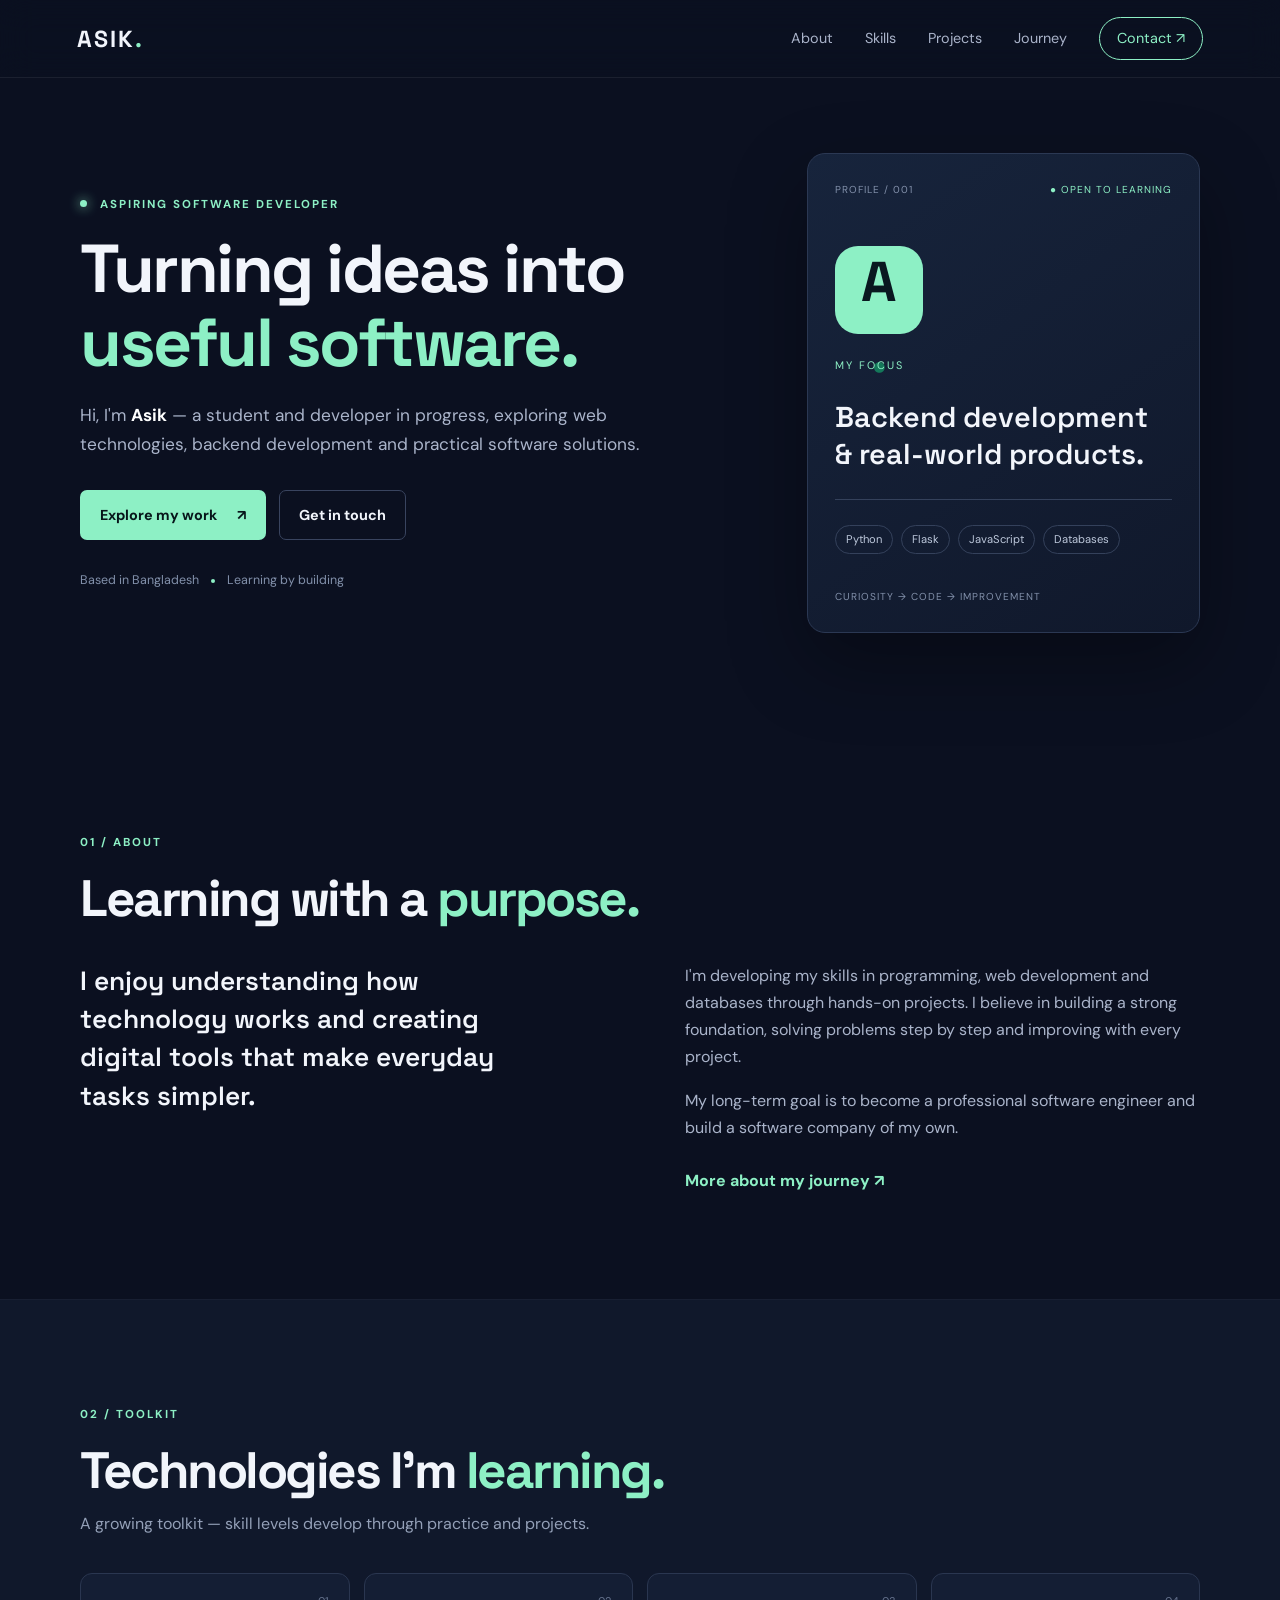
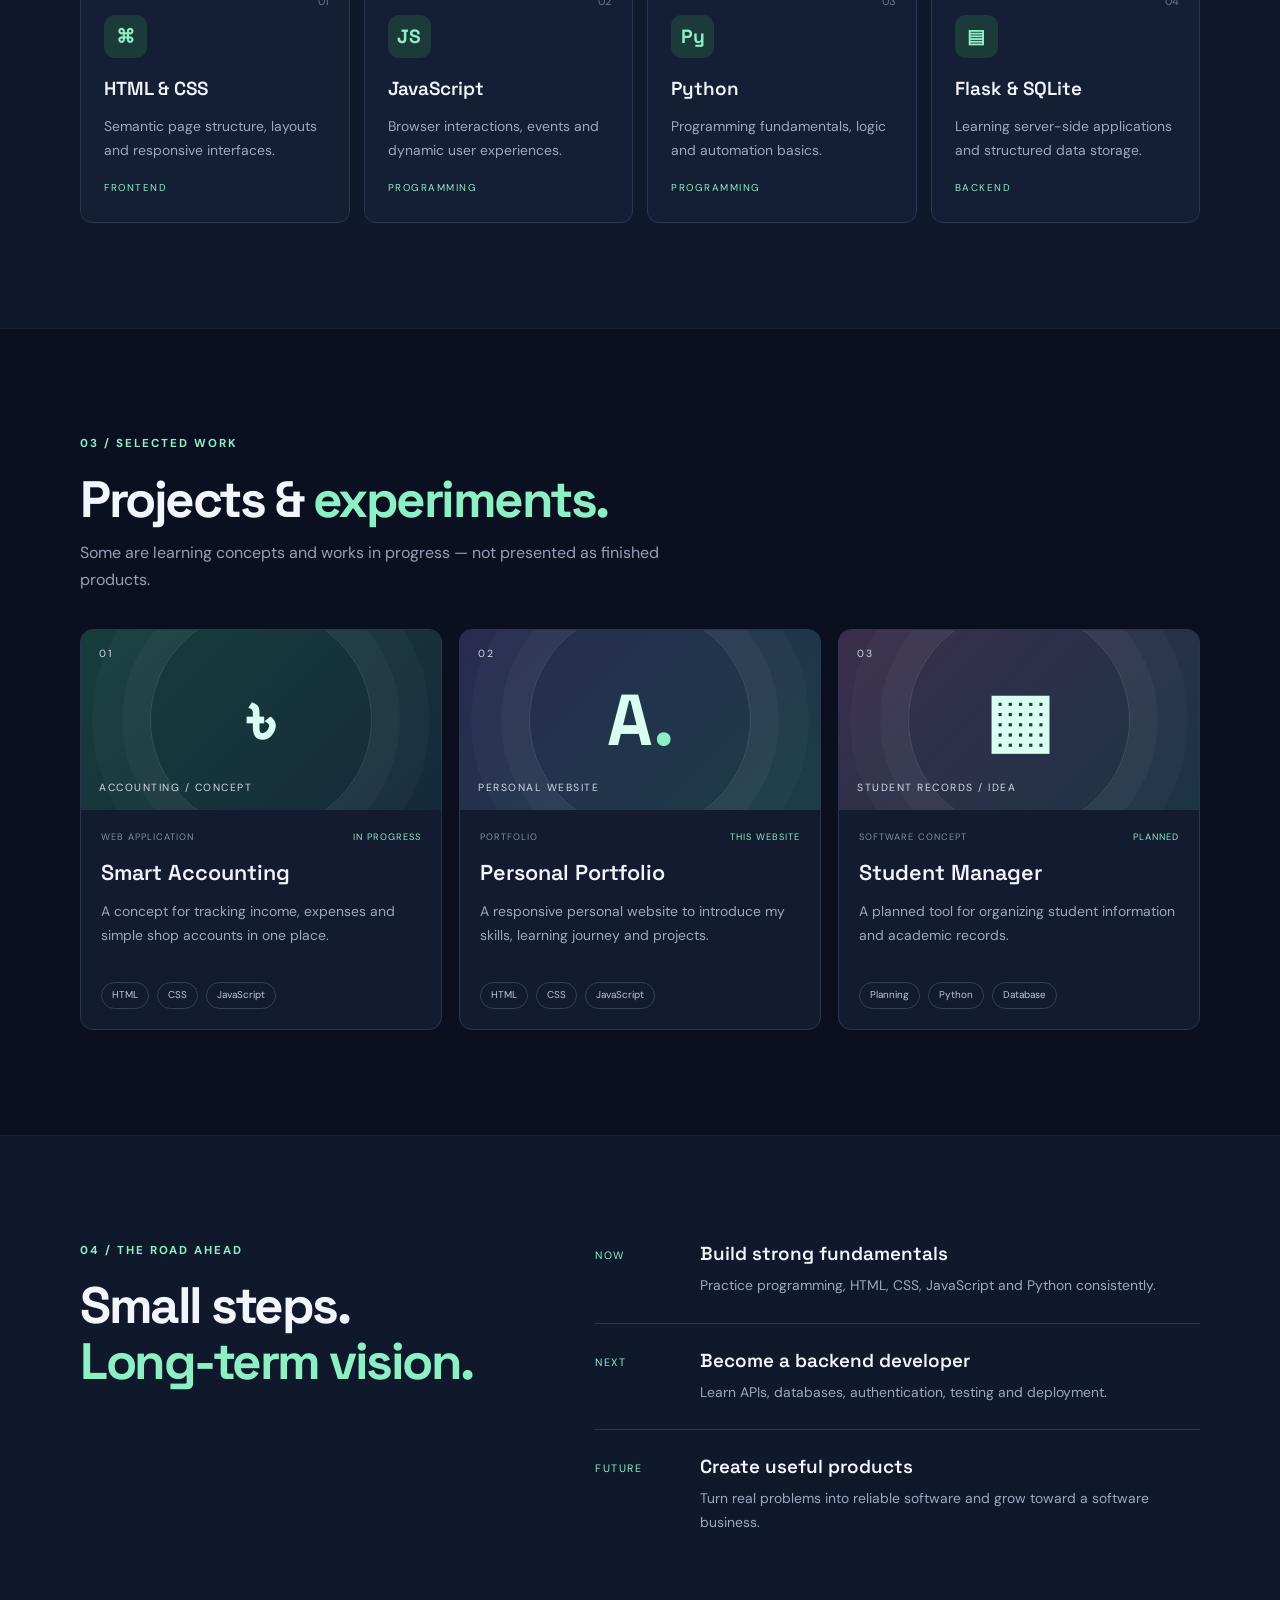
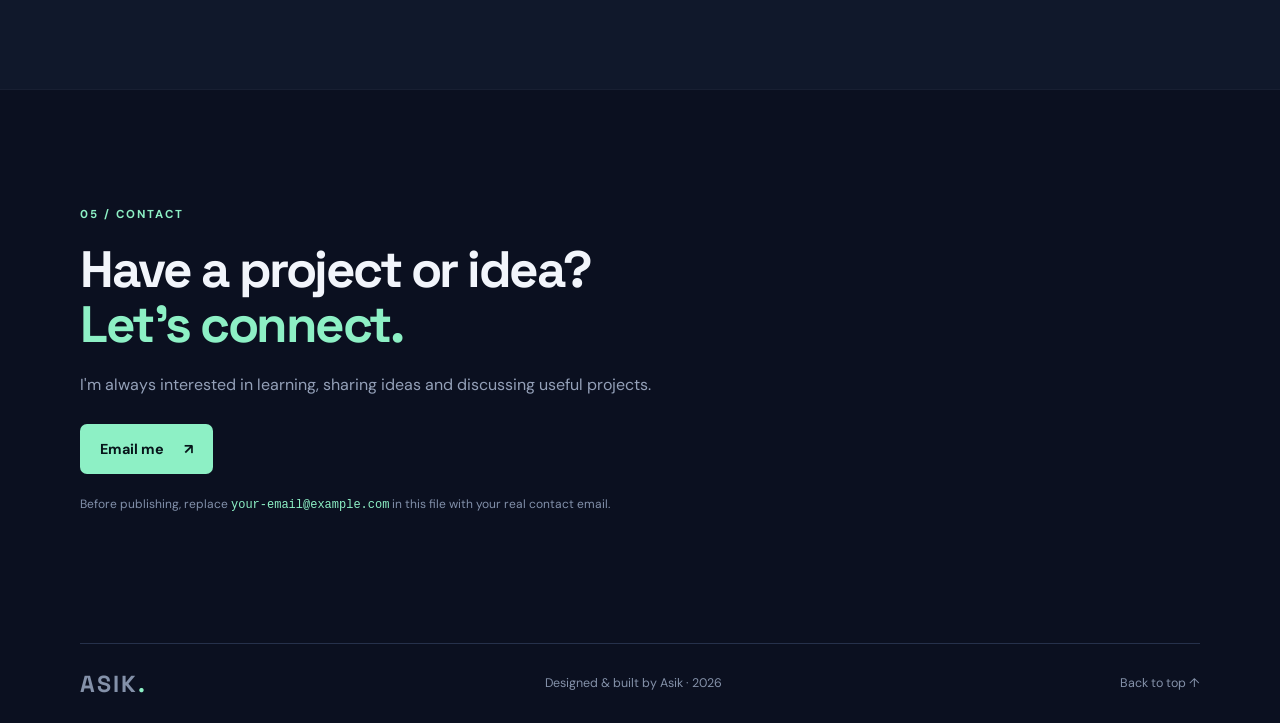
<file: index.html>
<!doctype html>
<html lang="en">
<head>
  <meta charset="utf-8"><meta name="viewport" content="width=device-width, initial-scale=1">
  <meta name="theme-color" content="#0b1020">
  <meta name="description" content="Asik — aspiring software developer building practical digital products.">
  <title>Asik | Software Developer</title>
  <link rel="preconnect" href="https://fonts.googleapis.com"><link rel="preconnect" href="https://fonts.gstatic.com" crossorigin>
  <link href="https://fonts.googleapis.com/css2?family=DM+Sans:wght@400;500;600;700&family=Space+Grotesk:wght@400;500;600;700&display=swap" rel="stylesheet">
  <link rel="stylesheet" href="assets/css/style.css">
</head>
<body>
<header class="site-header"><a class="brand" href="#home">ASIK<span>.</span></a>
<button class="menu-toggle" aria-label="Open navigation" aria-expanded="false">☰</button>
<nav class="nav"><a href="#about">About</a><a href="#skills">Skills</a><a href="#projects">Projects</a><a href="#journey">Journey</a><a class="nav-contact" href="#contact">Contact ↗</a></nav></header>
<main>
<section class="hero wrap" id="home">
 <div class="hero-copy"><p class="kicker"><span class="pulse"></span> ASPIRING SOFTWARE DEVELOPER</p>
 <h1>Turning ideas into<br><em>useful software.</em></h1>
 <p class="hero-text">Hi, I'm <strong>Asik</strong> — a student and developer in progress, exploring web technologies, backend development and practical software solutions.</p>
 <div class="actions"><a class="button primary" href="#projects">Explore my work <span>↗</span></a><a class="button ghost" href="#contact">Get in touch</a></div>
 <div class="quick-facts"><span>Based in Bangladesh</span><i></i><span>Learning by building</span></div></div>
 <aside class="hero-panel"><div class="panel-top"><span>PROFILE / 001</span><span class="live">● OPEN TO LEARNING</span></div><div class="monogram">A<span>.</span></div><p class="panel-label">MY FOCUS</p><h2>Backend development<br>& real-world products.</h2><div class="panel-rule"></div><div class="stack"><span>Python</span><span>Flask</span><span>JavaScript</span><span>Databases</span></div><div class="panel-bottom">CURIOSITY → CODE → IMPROVEMENT</div></aside>
</section>
<section class="section wrap" id="about"><div class="section-head"><p class="kicker">01 / ABOUT</p><h2>Learning with a <em>purpose.</em></h2></div><div class="about-grid"><p class="lead">I enjoy understanding how technology works and creating digital tools that make everyday tasks simpler.</p><div class="about-copy"><p>I'm developing my skills in programming, web development and databases through hands-on projects. I believe in building a strong foundation, solving problems step by step and improving with every project.</p><p>My long-term goal is to become a professional software engineer and build a software company of my own.</p><a class="text-link" href="#journey">More about my journey <span>↗</span></a></div></div></section>
<section class="section alt" id="skills"><div class="wrap"><div class="section-head"><p class="kicker">02 / TOOLKIT</p><h2>Technologies I'm <em>learning.</em></h2><p class="section-note">A growing toolkit — skill levels develop through practice and projects.</p></div><div class="skills-grid">
<article class="skill-card"><span class="number">01</span><div class="skill-icon">⌘</div><h3>HTML & CSS</h3><p>Semantic page structure, layouts and responsive interfaces.</p><span class="skill-type">FRONTEND</span></article>
<article class="skill-card"><span class="number">02</span><div class="skill-icon">JS</div><h3>JavaScript</h3><p>Browser interactions, events and dynamic user experiences.</p><span class="skill-type">PROGRAMMING</span></article>
<article class="skill-card"><span class="number">03</span><div class="skill-icon">Py</div><h3>Python</h3><p>Programming fundamentals, logic and automation basics.</p><span class="skill-type">PROGRAMMING</span></article>
<article class="skill-card"><span class="number">04</span><div class="skill-icon">▤</div><h3>Flask & SQLite</h3><p>Learning server-side applications and structured data storage.</p><span class="skill-type">BACKEND</span></article>
</div></div></section>
<section class="section wrap" id="projects"><div class="section-head"><p class="kicker">03 / SELECTED WORK</p><h2>Projects & <em>experiments.</em></h2><p class="section-note">Some are learning concepts and works in progress — not presented as finished products.</p></div><div class="projects-grid">
<article class="project-card"><div class="project-visual visual-one"><span>01</span><b>৳</b><small>ACCOUNTING / CONCEPT</small></div><div class="project-info"><div class="project-meta"><span>WEB APPLICATION</span><span>IN PROGRESS</span></div><h3>Smart Accounting</h3><p>A concept for tracking income, expenses and simple shop accounts in one place.</p><div class="chips"><span>HTML</span><span>CSS</span><span>JavaScript</span></div></div></article>
<article class="project-card"><div class="project-visual visual-two"><span>02</span><b>A<span>.</span></b><small>PERSONAL WEBSITE</small></div><div class="project-info"><div class="project-meta"><span>PORTFOLIO</span><span>THIS WEBSITE</span></div><h3>Personal Portfolio</h3><p>A responsive personal website to introduce my skills, learning journey and projects.</p><div class="chips"><span>HTML</span><span>CSS</span><span>JavaScript</span></div></div></article>
<article class="project-card"><div class="project-visual visual-three"><span>03</span><b>▦</b><small>STUDENT RECORDS / IDEA</small></div><div class="project-info"><div class="project-meta"><span>SOFTWARE CONCEPT</span><span>PLANNED</span></div><h3>Student Manager</h3><p>A planned tool for organizing student information and academic records.</p><div class="chips"><span>Planning</span><span>Python</span><span>Database</span></div></div></article>
</div></section>
<section class="section alt" id="journey"><div class="wrap journey-grid"><div><p class="kicker">04 / THE ROAD AHEAD</p><h2>Small steps.<br><em>Long-term vision.</em></h2></div><div class="journey-list"><div><span>NOW</span><section><h3>Build strong fundamentals</h3><p>Practice programming, HTML, CSS, JavaScript and Python consistently.</p></section></div><div><span>NEXT</span><section><h3>Become a backend developer</h3><p>Learn APIs, databases, authentication, testing and deployment.</p></section></div><div><span>FUTURE</span><section><h3>Create useful products</h3><p>Turn real problems into reliable software and grow toward a software business.</p></section></div></div></div></section>
<section class="section wrap contact" id="contact"><p class="kicker">05 / CONTACT</p><h2>Have a project or idea?<br><em>Let's connect.</em></h2><p class="section-note">I'm always interested in learning, sharing ideas and discussing useful projects.</p><a class="button primary" href="mailto:your-email@example.com?subject=Hello%20Asik">Email me <span>↗</span></a><p class="email-note">Before publishing, replace <code>your-email@example.com</code> in this file with your real contact email.</p></section>
</main><footer class="footer wrap"><a class="brand" href="#home">ASIK<span>.</span></a><p>Designed & built by Asik · <span id="year"></span></p><a href="#home">Back to top ↑</a></footer>
<script src="assets/js/main.js"></script></body></html>
</file>
<file: assets/css/style.css>
*{box-sizing:border-box}html{scroll-behavior:smooth;scroll-padding-top:90px}body{margin:0;background:#0b1020;color:#f2f5fb;font-family:"DM Sans",sans-serif;line-height:1.7}a{color:inherit;text-decoration:none}.wrap{width:min(1120px,88%);margin:auto}.site-header{height:78px;padding:0 6%;display:flex;align-items:center;justify-content:space-between;position:sticky;top:0;z-index:20;background:rgba(11,16,32,.88);backdrop-filter:blur(16px);border-bottom:1px solid #ffffff12}.brand{font:700 1.45rem "Space Grotesk";letter-spacing:2px}.brand span,.hero h1 em,.section h2 em,.journey-grid h2 em,.contact h2 em{color:#8df0c5;font-style:normal}.nav{display:flex;align-items:center;gap:32px;color:#aab4ca;font-size:.9rem}.nav a:hover,.footer a:hover{color:#8df0c5}.nav-contact{border:1px solid #8df0c5;border-radius:30px;padding:8px 17px;color:#8df0c5}.menu-toggle{display:none;background:none;border:0;color:white;font-size:1.5rem}.hero{min-height:650px;display:grid;grid-template-columns:1.3fr .8fr;gap:8%;align-items:center;padding-top:70px;padding-bottom:90px}.kicker{font-size:.72rem;font-weight:700;letter-spacing:2px;color:#8df0c5;margin:0 0 18px}.pulse{display:inline-block;width:7px;height:7px;border-radius:50%;background:#8df0c5;margin:0 8px 1px 0;box-shadow:0 0 12px #8df0c5}.hero h1,.section h2,.journey-grid h2,.contact h2{font:700 clamp(2.5rem,5.3vw,4.8rem)/1.08 "Space Grotesk";letter-spacing:-2.5px;margin:0 0 22px}.hero-text{max-width:590px;color:#aab4ca;font-size:1.08rem}.hero-text strong{color:#fff}.actions{display:flex;gap:13px;margin:30px 0}.button{display:inline-flex;align-items:center;gap:20px;padding:12px 19px;border-radius:7px;font-weight:700;font-size:.9rem;border:1px solid transparent;transition:.2s}.button:hover{transform:translateY(-2px)}.primary{background:#8df0c5;color:#07151a}.ghost{border-color:#39445f;color:#f2f5fb}.quick-facts{display:flex;align-items:center;gap:12px;color:#8290aa;font-size:.78rem}.quick-facts i{width:4px;height:4px;border-radius:50%;background:#8df0c5}.hero-panel{border:1px solid #2b3853;background:linear-gradient(145deg,#17243c,#10182b);border-radius:18px;padding:27px;box-shadow:0 30px 80px #0005}.panel-top,.panel-bottom,.project-meta{display:flex;justify-content:space-between;gap:10px;font-size:.63rem;letter-spacing:1px;color:#8290aa}.live{color:#8df0c5}.monogram{width:88px;height:88px;margin:48px 0 22px;background:#8df0c5;color:#091820;border-radius:23px;display:grid;place-items:center;font:700 3.5rem "Space Grotesk"}.monogram span{color:#14785a}.panel-label{font-size:.68rem;letter-spacing:2px;color:#8df0c5}.hero-panel h2{font:600 1.8rem/1.3 "Space Grotesk"}.panel-rule{height:1px;background:#34415b;margin:25px 0}.stack,.chips{display:flex;flex-wrap:wrap;gap:8px}.stack span,.chips span{border:1px solid #34415b;border-radius:30px;padding:4px 10px;font-size:.7rem;color:#bdc8db}.panel-bottom{margin-top:34px}.section{padding-top:105px;padding-bottom:105px}.section-head{margin-bottom:36px}.section h2,.journey-grid h2,.contact h2{font-size:clamp(2.1rem,4vw,3.4rem);margin:0}.about-grid{display:grid;grid-template-columns:1fr 1fr;gap:8%}.lead{font:600 1.65rem/1.45 "Space Grotesk";max-width:480px;margin:0}.about-copy{color:#aab4ca}.about-copy p{margin-top:0}.text-link{display:inline-block;color:#8df0c5;margin-top:10px;font-weight:700}.alt{background:#10182b;border-top:1px solid #ffffff08;border-bottom:1px solid #ffffff08}.section-note{color:#94a0b8;max-width:650px;margin:12px 0 0}.skills-grid{display:grid;grid-template-columns:repeat(4,1fr);gap:14px}.skill-card{position:relative;background:#141e34;border:1px solid #2a3650;border-radius:12px;padding:23px;min-height:250px}.number{position:absolute;right:20px;top:18px;color:#66738e;font-size:.7rem}.skill-icon{width:43px;height:43px;display:grid;place-items:center;border-radius:11px;background:#1c3a39;color:#8df0c5;font:700 1.2rem "Space Grotesk";margin:18px 0}.skill-card h3,.project-info h3,.journey-list h3{font:600 1.18rem "Space Grotesk";margin:0 0 8px}.skill-card p,.project-info p,.journey-list p{font-size:.87rem;color:#9ba8c0}.skill-type{display:block;color:#8df0c5;font-size:.62rem;letter-spacing:1.5px;margin-top:18px}.projects-grid{display:grid;grid-template-columns:repeat(3,1fr);gap:17px}.project-card{overflow:hidden;border:1px solid #2a3650;border-radius:13px;background:#121b30}.project-visual{height:180px;position:relative;display:grid;place-items:center;overflow:hidden}.project-visual:after{content:"";position:absolute;width:220px;height:220px;border:1px solid #ffffff20;border-radius:50%;box-shadow:0 0 0 28px #ffffff08,0 0 0 58px #ffffff06}.visual-one{background:linear-gradient(135deg,#183d3c,#142a3b)}.visual-two{background:linear-gradient(135deg,#282b50,#1c3d48)}.visual-three{background:linear-gradient(135deg,#3b2e4d,#1b3446)}.project-visual>b{font:700 4.5rem "Space Grotesk";color:#d8ffef;z-index:1}.visual-two>b span{color:#8df0c5}.project-visual>span,.project-visual small{position:absolute;z-index:2;left:18px;color:#d0d9e8;font-size:.65rem;letter-spacing:1.5px}.project-visual>span{top:15px}.project-visual small{bottom:14px}.project-info{padding:20px}.project-meta{font-size:.58rem}.project-meta span:last-child{color:#8df0c5}.project-info h3{font-size:1.35rem;margin-top:13px}.project-info p{min-height:68px}.chips span{font-size:.62rem}.journey-grid{display:grid;grid-template-columns:.8fr 1.2fr;gap:10%}.journey-list>div{display:grid;grid-template-columns:90px 1fr;gap:15px;padding:0 0 25px;margin-bottom:24px;border-bottom:1px solid #2a3650}.journey-list>div:last-child{border:0}.journey-list>div>span{color:#8df0c5;font-size:.67rem;letter-spacing:1.5px;padding-top:5px}.journey-list p{margin:0}.contact{padding-top:115px;padding-bottom:115px}.contact h2{margin-bottom:18px}.contact .button{margin-top:26px}.email-note{font-size:.75rem;color:#8290aa;margin-top:20px}.email-note code{color:#8df0c5}.footer{display:flex;align-items:center;justify-content:space-between;border-top:1px solid #26314b;padding-top:25px;padding-bottom:25px;color:#8491a9;font-size:.78rem}.footer p{margin:0}@media(max-width:850px){.hero{grid-template-columns:1fr;gap:45px}.hero-panel{max-width:520px}.skills-grid{grid-template-columns:repeat(2,1fr)}.projects-grid{grid-template-columns:1fr 1fr}.journey-grid{grid-template-columns:1fr;gap:35px}}@media(max-width:600px){.site-header{height:68px;padding:0 6%}.menu-toggle{display:block}.nav{display:none;position:absolute;top:67px;left:0;right:0;padding:22px 6%;background:#111a2e;flex-direction:column;align-items:flex-start;gap:17px}.nav.open{display:flex}.hero{padding-top:65px;min-height:auto}.hero h1{letter-spacing:-1.5px}.section{padding-top:75px;padding-bottom:75px}.about-grid{grid-template-columns:1fr;gap:20px}.skills-grid,.projects-grid{grid-template-columns:1fr}.skill-card{min-height:210px}.journey-list>div{grid-template-columns:65px 1fr}.footer{flex-wrap:wrap;gap:12px}.footer p{order:3;width:100%}}
</file>
